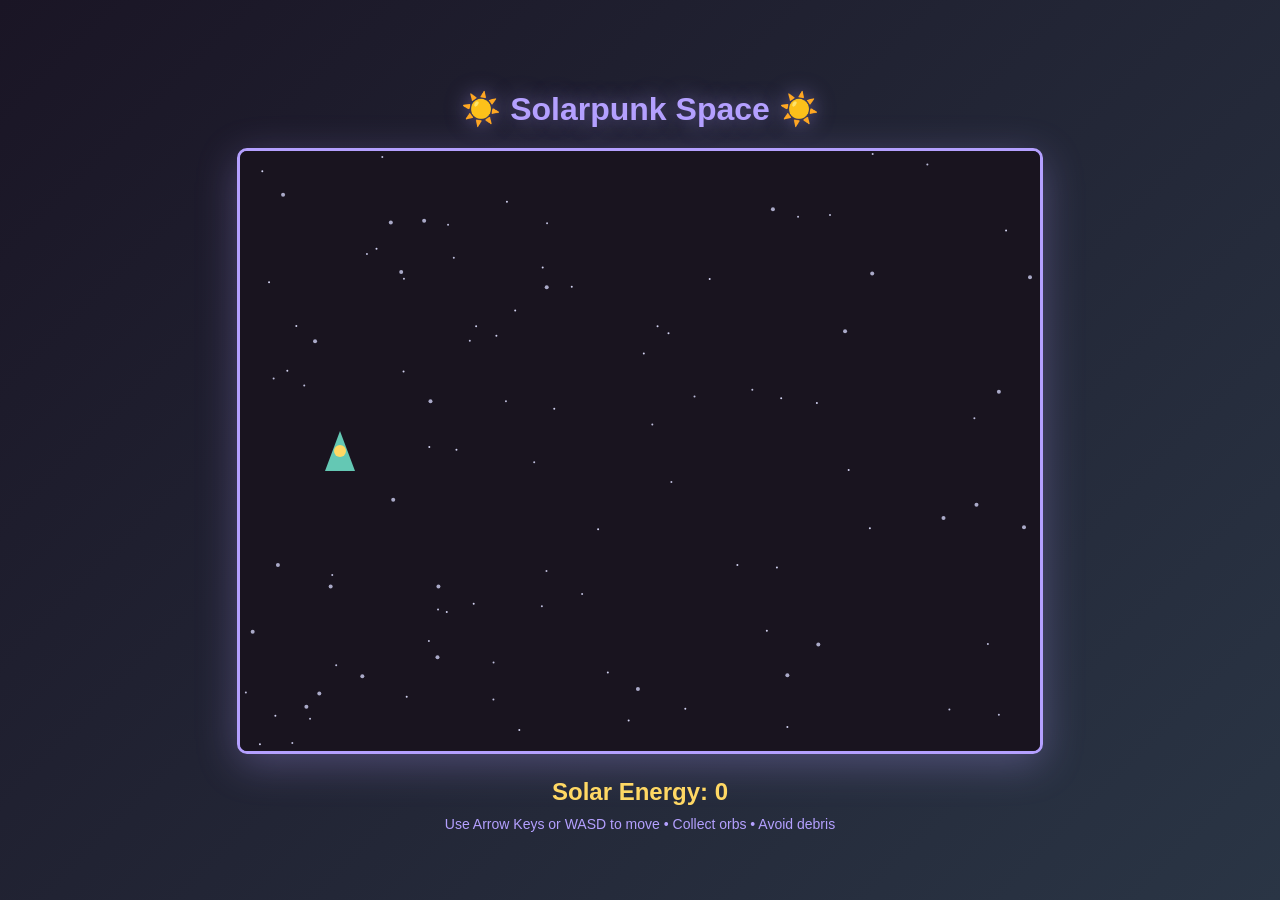
<file: web_solarpunk/index.html>
<!DOCTYPE html>
<html lang="en">
<head>
    <meta charset="UTF-8">
    <meta name="viewport" content="width=device-width, initial-scale=1.0">
    <title>Solarpunk Space - Web Edition</title>
    <style>
        body {
            margin: 0;
            padding: 0;
            display: flex;
            justify-content: center;
            align-items: center;
            min-height: 100vh;
            background: linear-gradient(135deg, #1a1525 0%, #2a3545 100%);
            font-family: 'Arial', sans-serif;
            color: #c8ffd8;
        }

        #gameContainer {
            text-align: center;
        }

        canvas {
            border: 3px solid #b4a0ff;
            border-radius: 10px;
            box-shadow: 0 10px 40px rgba(180, 160, 255, 0.3);
            background: #19141f;
        }

        #ui {
            margin-top: 20px;
            font-size: 18px;
        }

        #score {
            font-size: 24px;
            color: #ffd864;
            font-weight: bold;
            margin-bottom: 10px;
        }

        #instructions {
            font-size: 14px;
            color: #b4a0ff;
            margin-top: 10px;
        }

        .btn {
            background: linear-gradient(135deg, #64c8b4 0%, #50a090 100%);
            border: none;
            color: white;
            padding: 12px 24px;
            font-size: 16px;
            border-radius: 25px;
            cursor: pointer;
            margin-top: 15px;
            box-shadow: 0 4px 15px rgba(100, 200, 180, 0.4);
            transition: transform 0.2s, box-shadow 0.2s;
        }

        .btn:hover {
            transform: translateY(-2px);
            box-shadow: 0 6px 20px rgba(100, 200, 180, 0.6);
        }

        .btn:active {
            transform: translateY(0);
        }

        h1 {
            color: #b4a0ff;
            text-shadow: 0 0 20px rgba(180, 160, 255, 0.5);
            margin-bottom: 20px;
        }
    </style>
</head>
<body>
    <div id="gameContainer">
        <h1>☀️ Solarpunk Space ☀️</h1>
        <canvas id="gameCanvas" width="800" height="600"></canvas>
        <div id="ui">
            <div id="score">Solar Energy: 0</div>
            <div id="instructions">
                Use Arrow Keys or WASD to move • Collect orbs • Avoid debris
            </div>
            <button class="btn" id="restartBtn" style="display: none;">Restart Mission</button>
        </div>
    </div>

    <script src="game.js"></script>
</body>
</html>
</file>
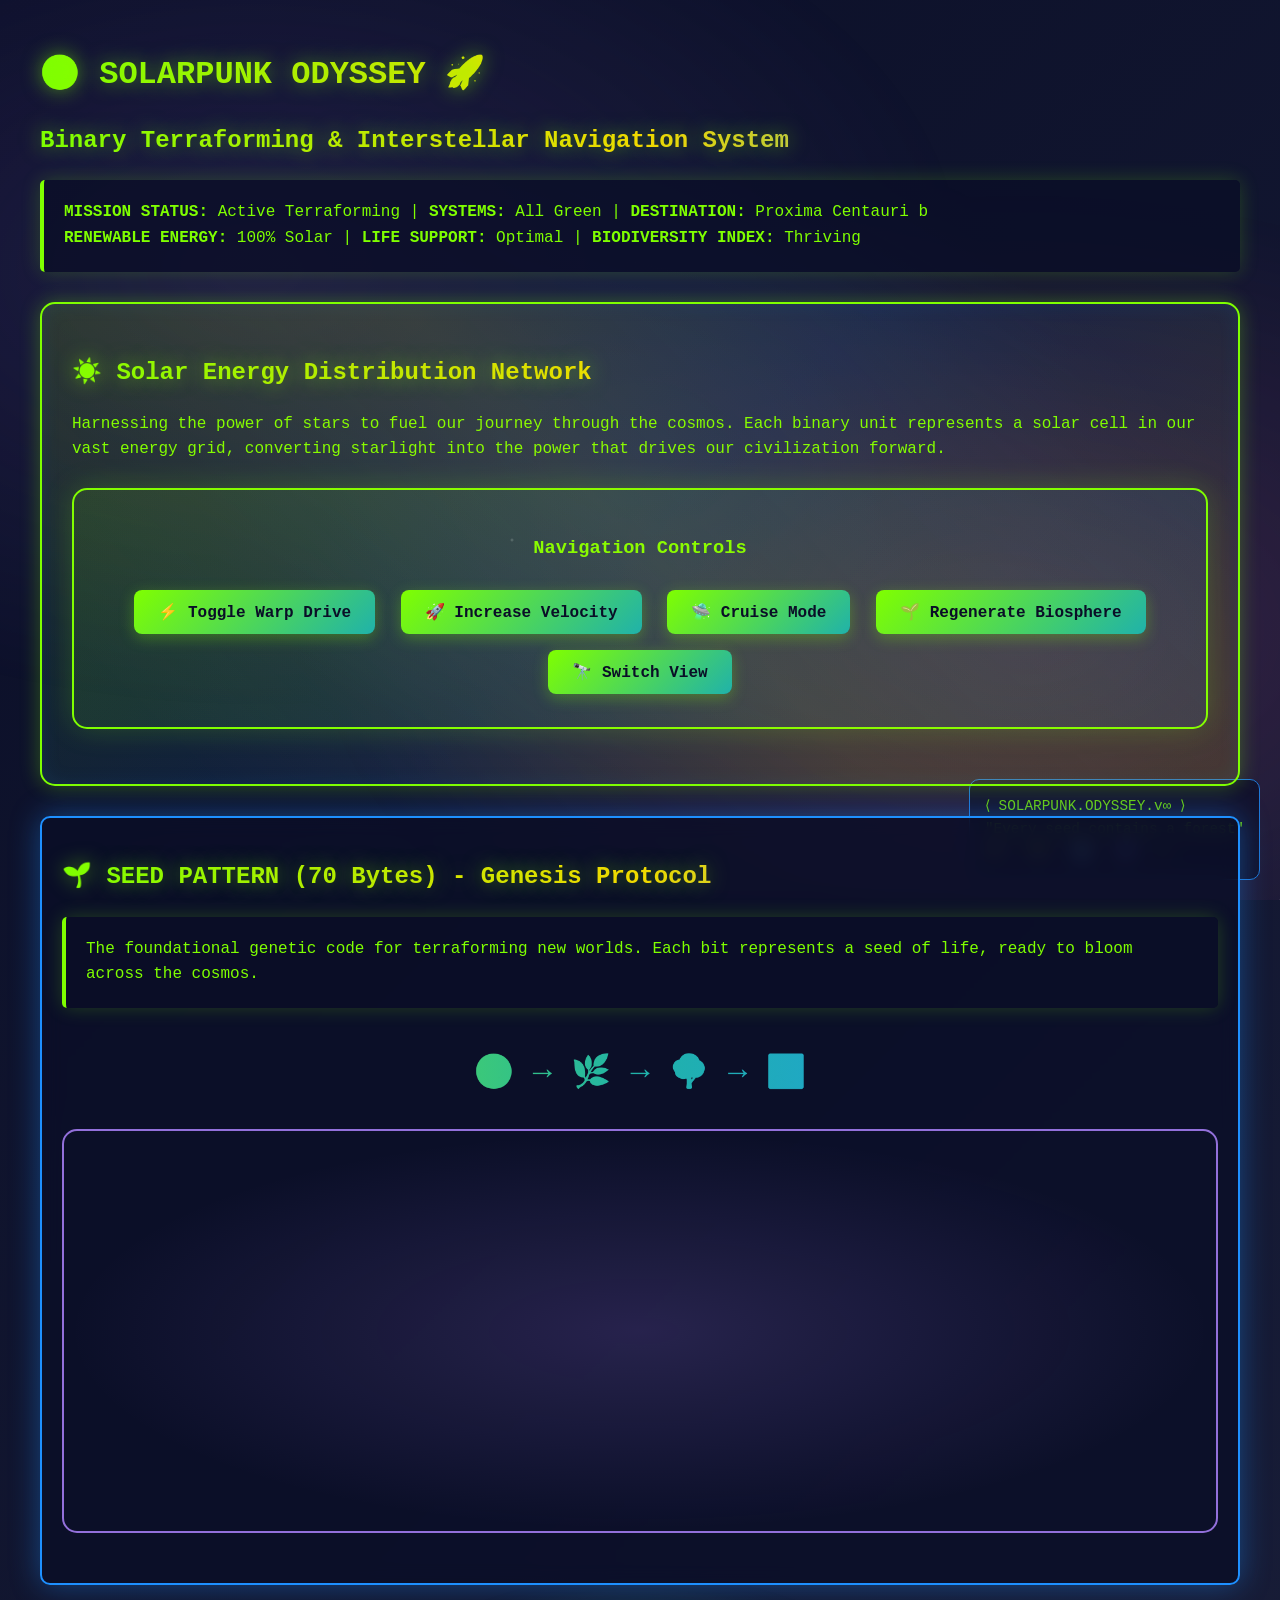
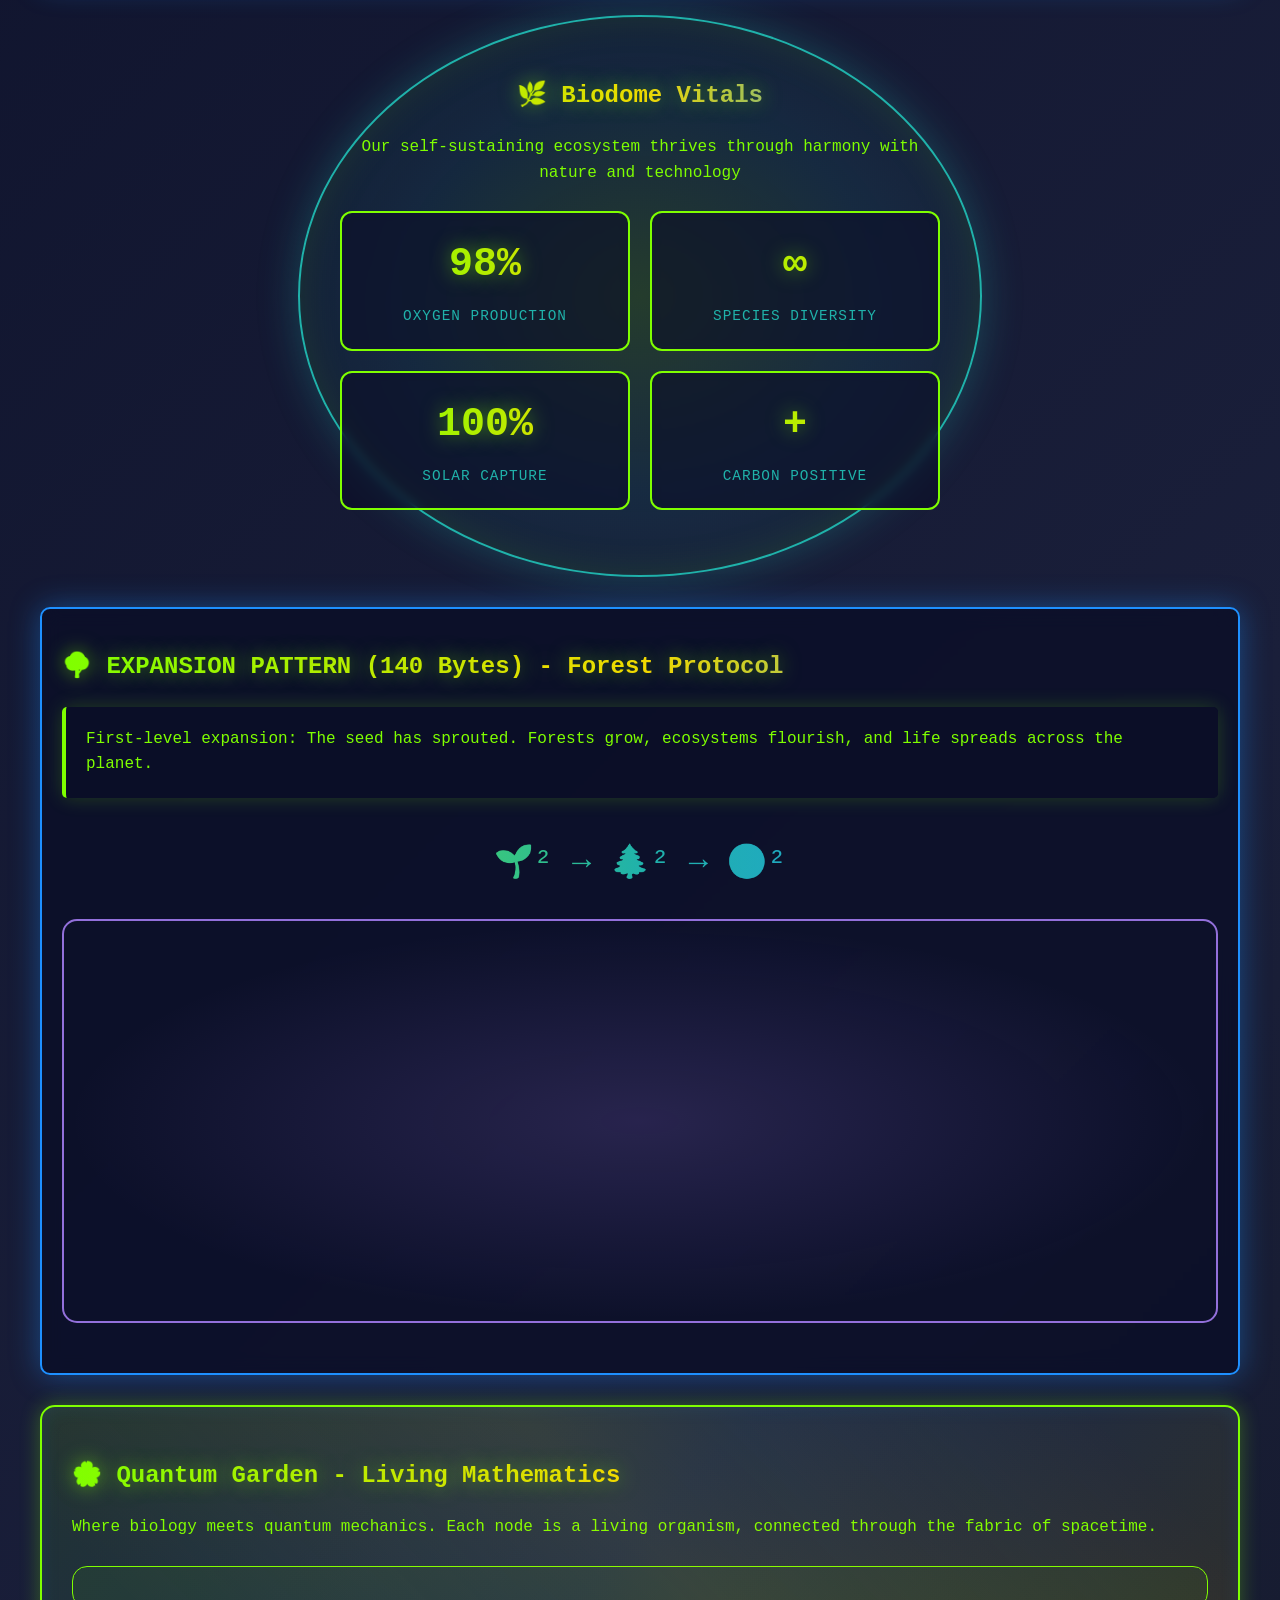
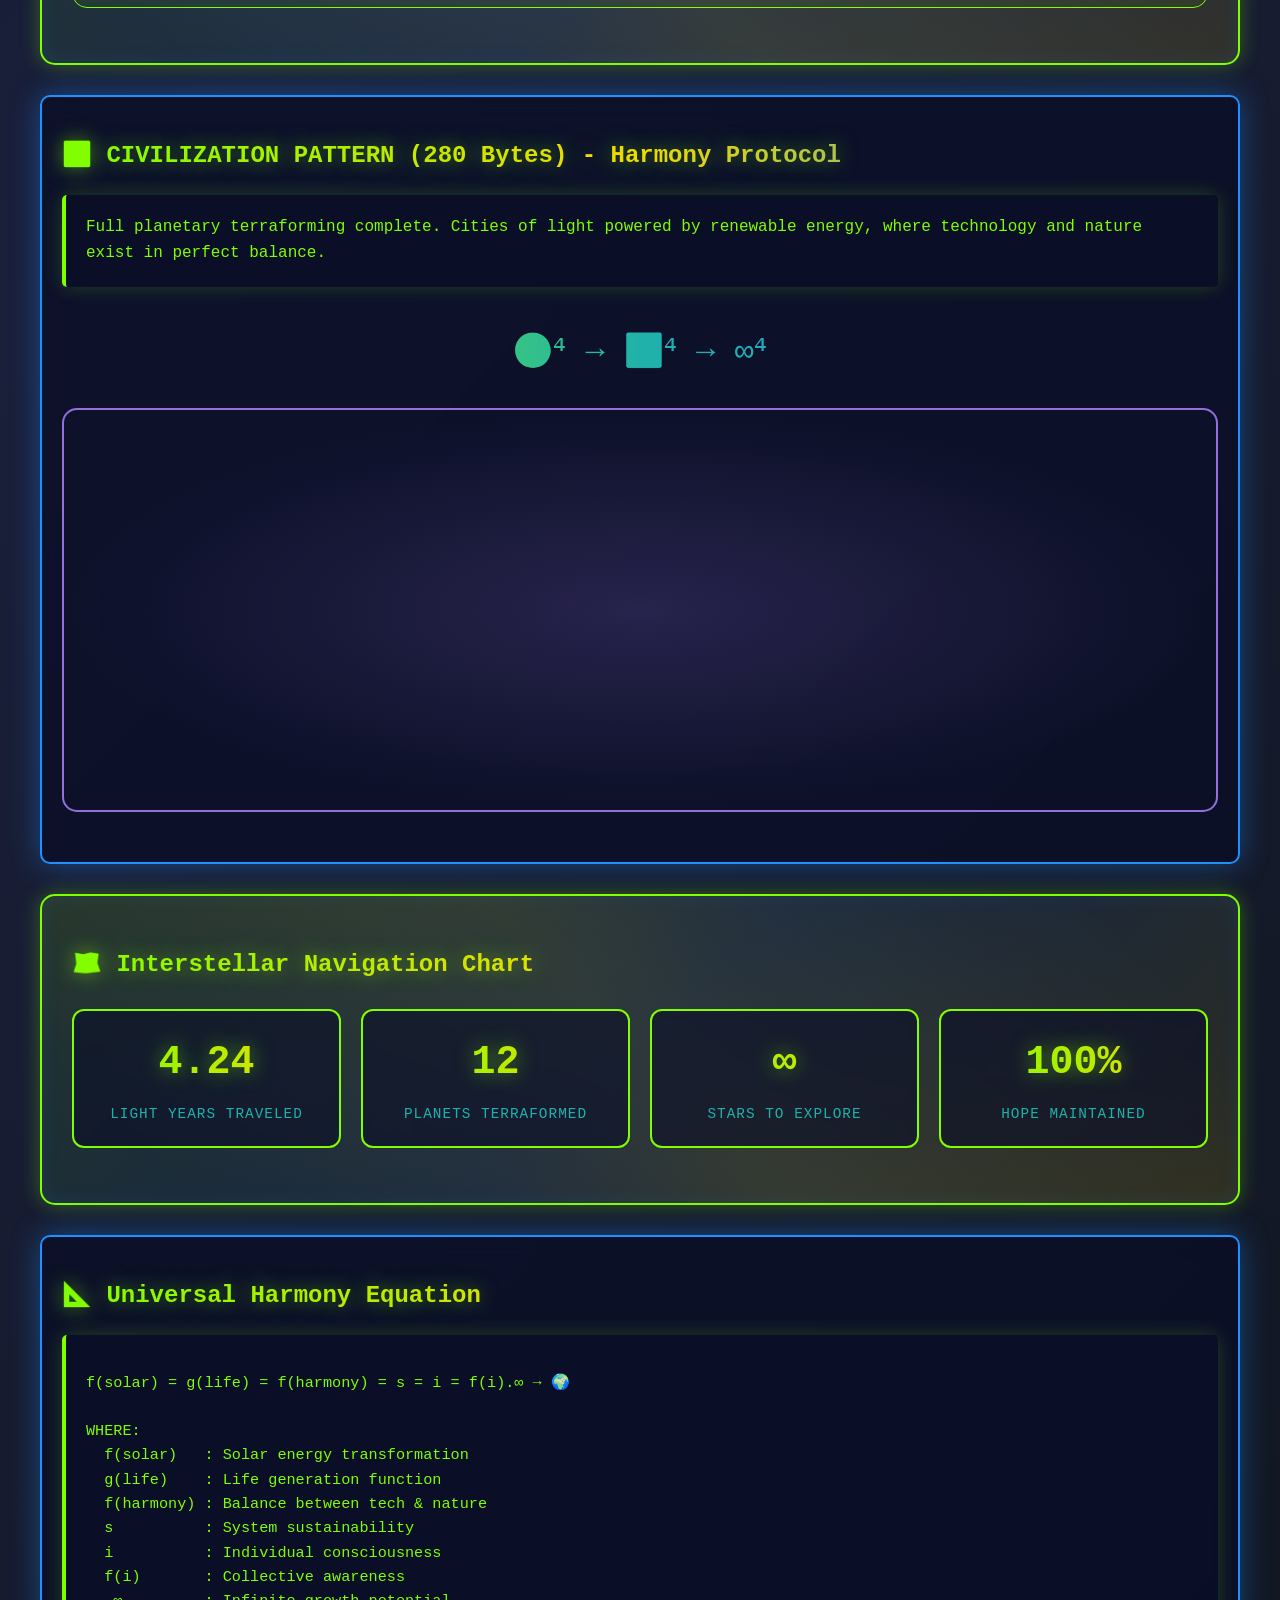
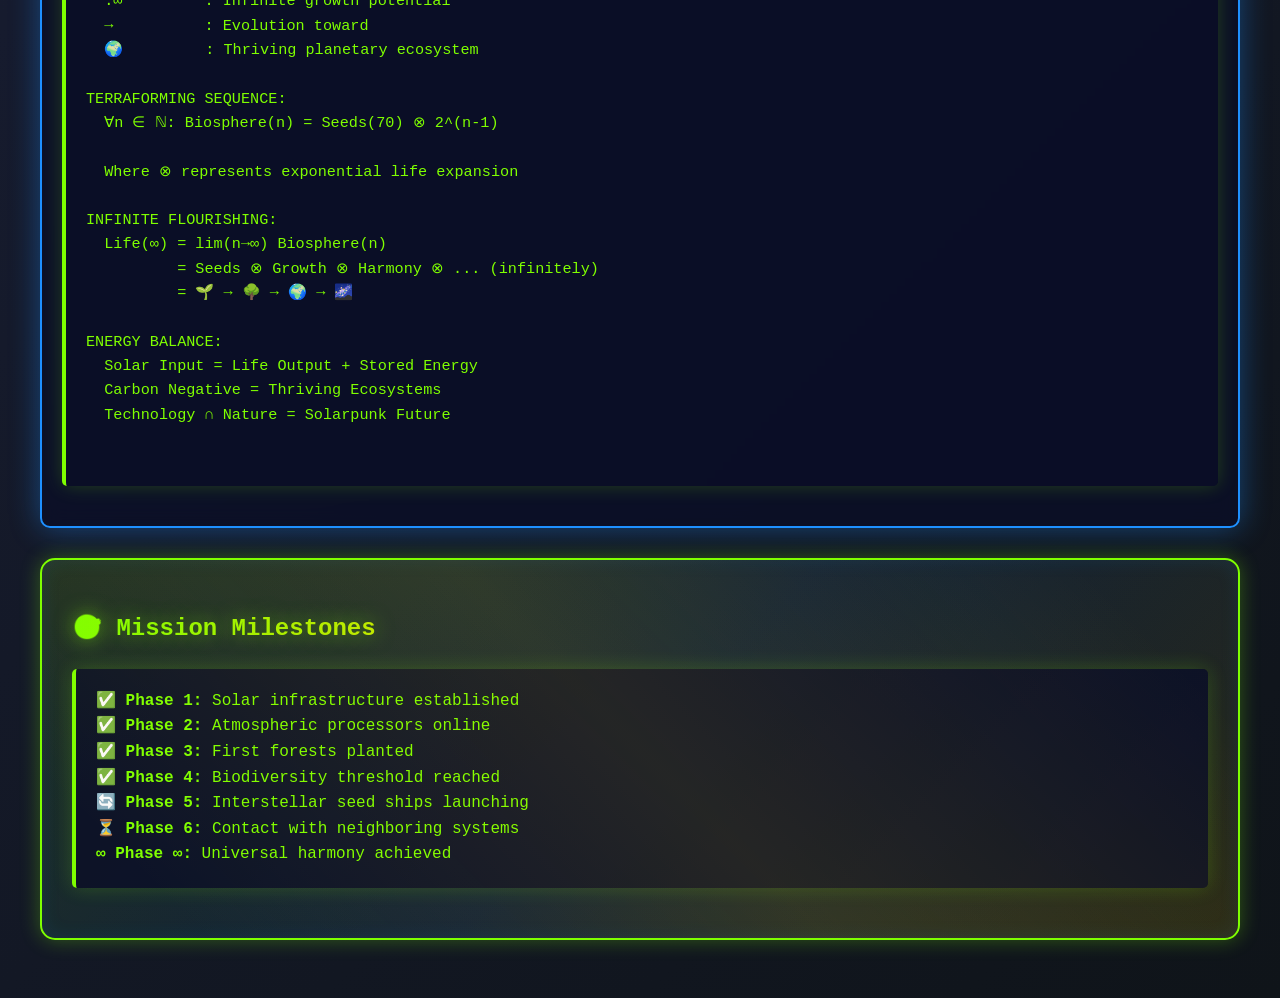
<file: solarpunk-space-game/web-game/index.html>
<!DOCTYPE html>
<html lang="en">
<head>
  <meta charset="UTF-8">
  <meta name="viewport" content="width=device-width, initial-scale=1.0">
  <title>Solarpunk Odyssey: Binary Terraforming System</title>
  <link rel="stylesheet" href="style.css">
<script src="https://sites.super.myninja.ai/_assets/ninja-daytona-script.js"></script>
</head>
<body>
  <div class="nebula-effect"></div>
  
  <div class="container">
    <h1>🌍 SOLARPUNK ODYSSEY 🚀</h1>
    <h2>Binary Terraforming & Interstellar Navigation System</h2>
    
    <div class="mission-log">
      <strong>MISSION STATUS:</strong> Active Terraforming | <strong>SYSTEMS:</strong> All Green | <strong>DESTINATION:</strong> Proxima Centauri b
      <br>
      <strong>RENEWABLE ENERGY:</strong> 100% Solar | <strong>LIFE SUPPORT:</strong> Optimal | <strong>BIODIVERSITY INDEX:</strong> Thriving
    </div>

    <!-- Solar Panel Control Hub -->
    <div class="solar-panel">
      <h2>☀️ Solar Energy Distribution Network</h2>
      <p>Harnessing the power of stars to fuel our journey through the cosmos. Each binary unit represents a solar cell in our vast energy grid, converting starlight into the power that drives our civilization forward.</p>
      
      <div class="control-hub">
        <h3>Navigation Controls</h3>
        <button class="nav-button" onclick="toggleWarpDrive()">⚡ Toggle Warp Drive</button>
        <button class="nav-button" onclick="adjustSpeed('fast')">🚀 Increase Velocity</button>
        <button class="nav-button" onclick="adjustSpeed('cruise')">🛸 Cruise Mode</button>
        <button class="nav-button" onclick="regenerateTerraform()">🌱 Regenerate Biosphere</button>
        <button class="nav-button" onclick="switchView()">🔭 Switch View</button>
      </div>
    </div>

    <!-- 70-Byte Seed Pattern: Foundation of Life -->
    <div class="space-station" id="station70">
      <h2>🌱 SEED PATTERN (70 Bytes) - Genesis Protocol</h2>
      <div class="mission-log">
        The foundational genetic code for terraforming new worlds. Each bit represents a seed of life, ready to bloom across the cosmos.
      </div>
      <div class="orbital-ring" id="orbit70"></div>
      
      <div class="terraform-indicator">🌍 → 🌿 → 🌳 → 🏞️</div>
      
      <div class="warp-drive" id="warp70">
        <div class="warp-layer" id="warp-layer70-1"></div>
        <div class="warp-layer" id="warp-layer70-2"></div>
      </div>
    </div>

    <!-- Biodome Statistics -->
    <div class="biodome">
      <h2>🌿 Biodome Vitals</h2>
      <p>Our self-sustaining ecosystem thrives through harmony with nature and technology</p>
      <div class="growth-stats">
        <div class="stat-pod">
          <div class="stat-value" id="oxygenLevel">98%</div>
          <div class="stat-label">Oxygen Production</div>
        </div>
        <div class="stat-pod">
          <div class="stat-value" id="biodiversity">∞</div>
          <div class="stat-label">Species Diversity</div>
        </div>
        <div class="stat-pod">
          <div class="stat-value" id="solarCapture">100%</div>
          <div class="stat-label">Solar Capture</div>
        </div>
        <div class="stat-pod">
          <div class="stat-value" id="carbonNeutral">+</div>
          <div class="stat-label">Carbon Positive</div>
        </div>
      </div>
    </div>

    <!-- 140-Byte Expansion: Growing Ecosystem -->
    <div class="space-station" id="station140">
      <h2>🌳 EXPANSION PATTERN (140 Bytes) - Forest Protocol</h2>
      <div class="mission-log">
        First-level expansion: The seed has sprouted. Forests grow, ecosystems flourish, and life spreads across the planet.
      </div>
      <div class="orbital-ring" id="orbit140"></div>
      
      <div class="terraform-indicator">🌱² → 🌲² → 🌍²</div>
      
      <div class="warp-drive" id="warp140">
        <div class="warp-layer" id="warp-layer140-1"></div>
        <div class="warp-layer" id="warp-layer140-2"></div>
      </div>
    </div>

    <!-- Quantum Garden -->
    <div class="solar-panel">
      <h2>🌸 Quantum Garden - Living Mathematics</h2>
      <p>Where biology meets quantum mechanics. Each node is a living organism, connected through the fabric of spacetime.</p>
      <div class="quantum-garden" id="quantumGarden"></div>
    </div>

    <!-- 280-Byte Civilization: Thriving Worlds -->
    <div class="space-station" id="station280">
      <h2>🏙️ CIVILIZATION PATTERN (280 Bytes) - Harmony Protocol</h2>
      <div class="mission-log">
        Full planetary terraforming complete. Cities of light powered by renewable energy, where technology and nature exist in perfect balance.
      </div>
      <div class="orbital-ring" id="orbit280"></div>
      
      <div class="terraform-indicator">🌍⁴ → 🌌⁴ → ∞⁴</div>
      
      <div class="warp-drive" id="warp280">
        <div class="warp-layer" id="warp-layer280-1"></div>
        <div class="warp-layer" id="warp-layer280-2"></div>
      </div>
    </div>

    <!-- Interstellar Journey Map -->
    <div class="solar-panel">
      <h2>🗺️ Interstellar Navigation Chart</h2>
      <div class="growth-stats">
        <div class="stat-pod">
          <div class="stat-value">4.24</div>
          <div class="stat-label">Light Years Traveled</div>
        </div>
        <div class="stat-pod">
          <div class="stat-value">12</div>
          <div class="stat-label">Planets Terraformed</div>
        </div>
        <div class="stat-pod">
          <div class="stat-value">∞</div>
          <div class="stat-label">Stars to Explore</div>
        </div>
        <div class="stat-pod">
          <div class="stat-value">100%</div>
          <div class="stat-label">Hope Maintained</div>
        </div>
      </div>
    </div>

    <!-- Mathematical Foundation -->
    <div class="space-station">
      <h2>📐 Universal Harmony Equation</h2>
      <div class="mission-log">
        <pre style="color: var(--solar-green); font-size: 0.95rem;">
f(solar) = g(life) = f(harmony) = s = i = f(i).∞ → 🌍

WHERE:
  f(solar)   : Solar energy transformation
  g(life)    : Life generation function
  f(harmony) : Balance between tech & nature
  s          : System sustainability
  i          : Individual consciousness
  f(i)       : Collective awareness
  .∞         : Infinite growth potential
  →          : Evolution toward
  🌍         : Thriving planetary ecosystem

TERRAFORMING SEQUENCE:
  ∀n ∈ ℕ: Biosphere(n) = Seeds(70) ⊗ 2^(n-1)
  
  Where ⊗ represents exponential life expansion
  
INFINITE FLOURISHING:
  Life(∞) = lim(n→∞) Biosphere(n)
          = Seeds ⊗ Growth ⊗ Harmony ⊗ ... (infinitely)
          = 🌱 → 🌳 → 🌍 → 🌌

ENERGY BALANCE:
  Solar Input = Life Output + Stored Energy
  Carbon Negative = Thriving Ecosystems
  Technology ∩ Nature = Solarpunk Future
        </pre>
      </div>
    </div>

    <!-- Journey Milestones -->
    <div class="solar-panel">
      <h2>🎯 Mission Milestones</h2>
      <div class="mission-log">
        <strong>✅ Phase 1:</strong> Solar infrastructure established<br>
        <strong>✅ Phase 2:</strong> Atmospheric processors online<br>
        <strong>✅ Phase 3:</strong> First forests planted<br>
        <strong>✅ Phase 4:</strong> Biodiversity threshold reached<br>
        <strong>🔄 Phase 5:</strong> Interstellar seed ships launching<br>
        <strong>⏳ Phase 6:</strong> Contact with neighboring systems<br>
        <strong>∞ Phase ∞:</strong> Universal harmony achieved
      </div>
    </div>

  </div>

  <div class="constellation-link">
    ⟨ SOLARPUNK.ODYSSEY.v∞ ⟩<br>
    "Every seed contains a forest"<br>
    🌱 → 🌳 → 🌍 → 🌌 → ∞
  </div>

  <script src="game.js"></script>
</body>
</html>
</file>
<file: solarpunk-space-game/web-game/style.css>
/* Solarpunk Space Theme - Optimistic Future Aesthetic */

:root {
  --solar-green: #7FFF00;
  --space-blue: #1E90FF;
  --cosmic-purple: #9370DB;
  --solar-gold: #FFD700;
  --earth-teal: #20B2AA;
  --nebula-pink: #FF69B4;
  --star-white: #F0F8FF;
}

body {
  background: linear-gradient(135deg, #0a0e27 0%, #1a1f3a 50%, #0f1419 100%);
  color: var(--solar-green);
  font-family: 'Courier New', monospace;
  line-height: 1.6;
  padding: 20px;
  position: relative;
  overflow-x: hidden;
}

/* Animated star field background */
body::before {
  content: '';
  position: fixed;
  top: 0;
  left: 0;
  width: 100%;
  height: 100%;
  background-image: 
    radial-gradient(2px 2px at 20% 30%, white, transparent),
    radial-gradient(2px 2px at 60% 70%, white, transparent),
    radial-gradient(1px 1px at 50% 50%, white, transparent),
    radial-gradient(1px 1px at 80% 10%, white, transparent),
    radial-gradient(2px 2px at 90% 60%, white, transparent),
    radial-gradient(1px 1px at 33% 80%, white, transparent);
  background-size: 200% 200%;
  animation: stars 60s linear infinite;
  opacity: 0.3;
  z-index: -1;
}

@keyframes stars {
  0% { background-position: 0% 0%; }
  100% { background-position: 100% 100%; }
}

.container {
  max-width: 1200px;
  margin: 0 auto;
  position: relative;
  z-index: 1;
}

h1, h2 {
  background: linear-gradient(90deg, var(--solar-green), var(--solar-gold), var(--space-blue));
  -webkit-background-clip: text;
  -webkit-text-fill-color: transparent;
  background-clip: text;
  text-shadow: 0 0 20px rgba(127, 255, 0, 0.5);
  animation: shimmer 3s ease-in-out infinite;
}

@keyframes shimmer {
  0%, 100% { filter: brightness(1); }
  50% { filter: brightness(1.3); }
}

.solar-panel {
  background: linear-gradient(135deg, 
    rgba(127, 255, 0, 0.1) 0%, 
    rgba(30, 144, 255, 0.1) 50%, 
    rgba(255, 215, 0, 0.1) 100%);
  border: 2px solid var(--solar-green);
  border-radius: 15px;
  padding: 30px;
  margin: 30px 0;
  box-shadow: 
    0 0 20px rgba(127, 255, 0, 0.3),
    inset 0 0 20px rgba(30, 144, 255, 0.1);
  position: relative;
  overflow: hidden;
}

.solar-panel::before {
  content: '';
  position: absolute;
  top: -50%;
  left: -50%;
  width: 200%;
  height: 200%;
  background: linear-gradient(
    45deg,
    transparent 30%,
    rgba(255, 215, 0, 0.1) 50%,
    transparent 70%
  );
  animation: solar-sweep 4s linear infinite;
}

@keyframes solar-sweep {
  0% { transform: translateX(-100%) translateY(-100%); }
  100% { transform: translateX(100%) translateY(100%); }
}

.space-station {
  background: rgba(10, 14, 39, 0.8);
  border: 2px solid var(--space-blue);
  border-radius: 10px;
  padding: 20px;
  margin: 20px 0;
  backdrop-filter: blur(10px);
  box-shadow: 0 0 30px rgba(30, 144, 255, 0.4);
}

.orbital-ring {
  display: flex;
  flex-wrap: wrap;
  gap: 10px;
  margin: 20px 0;
  justify-content: center;
}

.planet-bit {
  display: inline-block;
  width: 24px;
  height: 24px;
  border-radius: 50%;
  text-align: center;
  line-height: 24px;
  font-weight: bold;
  font-size: 0.9rem;
  transition: all 0.3s ease;
  cursor: pointer;
  position: relative;
}

.planet-bit::after {
  content: '';
  position: absolute;
  top: 50%;
  left: 50%;
  width: 100%;
  height: 100%;
  border-radius: 50%;
  transform: translate(-50%, -50%);
  opacity: 0;
  transition: all 0.3s ease;
}

.planet-bit:hover::after {
  width: 150%;
  height: 150%;
  opacity: 0.5;
  box-shadow: 0 0 20px currentColor;
}

.planet-bit-0 {
  background: radial-gradient(circle at 30% 30%, var(--space-blue), #0a0e27);
  border: 2px solid var(--space-blue);
  color: var(--star-white);
  box-shadow: 0 0 10px var(--space-blue);
}

.planet-bit-1 {
  background: radial-gradient(circle at 30% 30%, var(--solar-gold), var(--solar-green));
  color: #0a0e27;
  box-shadow: 0 0 15px var(--solar-gold);
  animation: pulse-glow 2s ease-in-out infinite;
}

@keyframes pulse-glow {
  0%, 100% { box-shadow: 0 0 15px var(--solar-gold); }
  50% { box-shadow: 0 0 25px var(--solar-gold), 0 0 35px var(--solar-green); }
}

.terraform-indicator {
  text-align: center;
  font-size: 2rem;
  margin: 20px 0;
  animation: terraform-pulse 3s ease-in-out infinite;
  background: linear-gradient(90deg, var(--solar-green), var(--earth-teal), var(--space-blue));
  -webkit-background-clip: text;
  -webkit-text-fill-color: transparent;
  background-clip: text;
}

@keyframes terraform-pulse {
  0%, 100% { transform: scale(1); opacity: 0.8; }
  50% { transform: scale(1.1); opacity: 1; }
}

.warp-drive {
  position: relative;
  height: 400px;
  overflow: hidden;
  border: 2px solid var(--cosmic-purple);
  border-radius: 15px;
  margin: 30px 0;
  background: radial-gradient(ellipse at center, rgba(147, 112, 219, 0.2) 0%, transparent 70%);
}

.warp-layer {
  position: absolute;
  width: 100%;
  animation: warp-speed 15s linear infinite;
}

@keyframes warp-speed {
  0% { transform: translateY(0) scale(1); opacity: 1; }
  100% { transform: translateY(-50%) scale(0.5); opacity: 0; }
}

.warp-layer:nth-child(2) {
  animation-delay: -7.5s;
}

.control-hub {
  background: linear-gradient(135deg, rgba(127, 255, 0, 0.1), rgba(30, 144, 255, 0.1));
  padding: 25px;
  border: 2px solid var(--solar-green);
  border-radius: 15px;
  margin: 25px 0;
  text-align: center;
  box-shadow: 0 0 30px rgba(127, 255, 0, 0.2);
}

.nav-button {
  background: linear-gradient(135deg, var(--solar-green), var(--earth-teal));
  color: #0a0e27;
  border: none;
  padding: 12px 24px;
  margin: 8px;
  cursor: pointer;
  font-family: 'Courier New', monospace;
  font-size: 1rem;
  font-weight: bold;
  border-radius: 8px;
  transition: all 0.3s ease;
  box-shadow: 0 4px 15px rgba(127, 255, 0, 0.3);
  position: relative;
  overflow: hidden;
}

.nav-button::before {
  content: '';
  position: absolute;
  top: 50%;
  left: 50%;
  width: 0;
  height: 0;
  border-radius: 50%;
  background: rgba(255, 255, 255, 0.5);
  transform: translate(-50%, -50%);
  transition: width 0.6s, height 0.6s;
}

.nav-button:hover::before {
  width: 300px;
  height: 300px;
}

.nav-button:hover {
  transform: translateY(-2px);
  box-shadow: 0 6px 25px rgba(127, 255, 0, 0.5);
}

.nav-button:active {
  transform: translateY(0);
}

.biodome {
  background: radial-gradient(ellipse at center, 
    rgba(127, 255, 0, 0.15) 0%, 
    rgba(32, 178, 170, 0.1) 50%, 
    transparent 100%);
  border: 2px solid var(--earth-teal);
  border-radius: 50%;
  padding: 40px;
  margin: 30px auto;
  max-width: 600px;
  text-align: center;
  box-shadow: 
    0 0 40px rgba(32, 178, 170, 0.3),
    inset 0 0 40px rgba(127, 255, 0, 0.1);
}

.growth-stats {
  display: grid;
  grid-template-columns: repeat(auto-fit, minmax(200px, 1fr));
  gap: 20px;
  margin: 25px 0;
}

.stat-pod {
  background: rgba(10, 14, 39, 0.6);
  border: 2px solid var(--solar-green);
  padding: 20px;
  border-radius: 12px;
  text-align: center;
  backdrop-filter: blur(5px);
  transition: all 0.3s ease;
}

.stat-pod:hover {
  transform: translateY(-5px);
  box-shadow: 0 10px 30px rgba(127, 255, 0, 0.4);
  border-color: var(--solar-gold);
}

.stat-value {
  font-size: 2.5rem;
  font-weight: bold;
  background: linear-gradient(90deg, var(--solar-green), var(--solar-gold));
  -webkit-background-clip: text;
  -webkit-text-fill-color: transparent;
  background-clip: text;
  text-shadow: 0 0 20px rgba(127, 255, 0, 0.5);
  animation: count-up 2s ease-out;
}

@keyframes count-up {
  from { opacity: 0; transform: translateY(20px); }
  to { opacity: 1; transform: translateY(0); }
}

.stat-label {
  font-size: 0.9rem;
  color: var(--earth-teal);
  margin-top: 8px;
  text-transform: uppercase;
  letter-spacing: 1px;
}

.mission-log {
  background: rgba(10, 14, 39, 0.8);
  border-left: 4px solid var(--solar-green);
  padding: 20px;
  margin: 20px 0;
  border-radius: 5px;
  font-family: 'Courier New', monospace;
  box-shadow: 0 0 20px rgba(127, 255, 0, 0.2);
}

.constellation-link {
  position: fixed;
  bottom: 20px;
  right: 20px;
  font-size: 0.9rem;
  opacity: 0.8;
  animation: twinkle 2s ease-in-out infinite;
  background: rgba(10, 14, 39, 0.8);
  padding: 15px;
  border-radius: 10px;
  border: 1px solid var(--space-blue);
  backdrop-filter: blur(10px);
}

@keyframes twinkle {
  0%, 100% { opacity: 0.6; }
  50% { opacity: 1; }
}

.nebula-effect {
  position: fixed;
  top: 0;
  left: 0;
  width: 100%;
  height: 100%;
  pointer-events: none;
  z-index: -1;
  opacity: 0.15;
  background: 
    radial-gradient(ellipse at 20% 30%, var(--cosmic-purple) 0%, transparent 50%),
    radial-gradient(ellipse at 80% 70%, var(--nebula-pink) 0%, transparent 50%),
    radial-gradient(ellipse at 50% 50%, var(--space-blue) 0%, transparent 50%);
  animation: nebula-drift 30s ease-in-out infinite alternate;
}

@keyframes nebula-drift {
  0% { transform: translate(0, 0) scale(1); }
  100% { transform: translate(50px, 30px) scale(1.1); }
}

.quantum-garden {
  display: flex;
  flex-wrap: wrap;
  gap: 15px;
  margin: 25px 0;
  padding: 20px;
  background: rgba(127, 255, 0, 0.05);
  border-radius: 15px;
  border: 1px solid var(--solar-green);
}

.seed-node {
  width: 40px;
  height: 40px;
  border-radius: 50%;
  background: radial-gradient(circle at 30% 30%, var(--solar-green), var(--earth-teal));
  box-shadow: 0 0 15px var(--solar-green);
  animation: grow-bloom 3s ease-in-out infinite;
  cursor: pointer;
  transition: all 0.3s ease;
}

.seed-node:hover {
  transform: scale(1.3);
  box-shadow: 0 0 30px var(--solar-gold);
}

@keyframes grow-bloom {
  0%, 100% { transform: scale(1); opacity: 0.8; }
  50% { transform: scale(1.1); opacity: 1; }
}

/* Responsive design for smaller viewports */
@media (max-width: 768px) {
  .growth-stats {
    grid-template-columns: 1fr;
  }
  
  .nav-button {
    display: block;
    width: 100%;
    margin: 10px 0;
  }
  
  .biodome {
    padding: 20px;
  }
}
</style>
</file>
